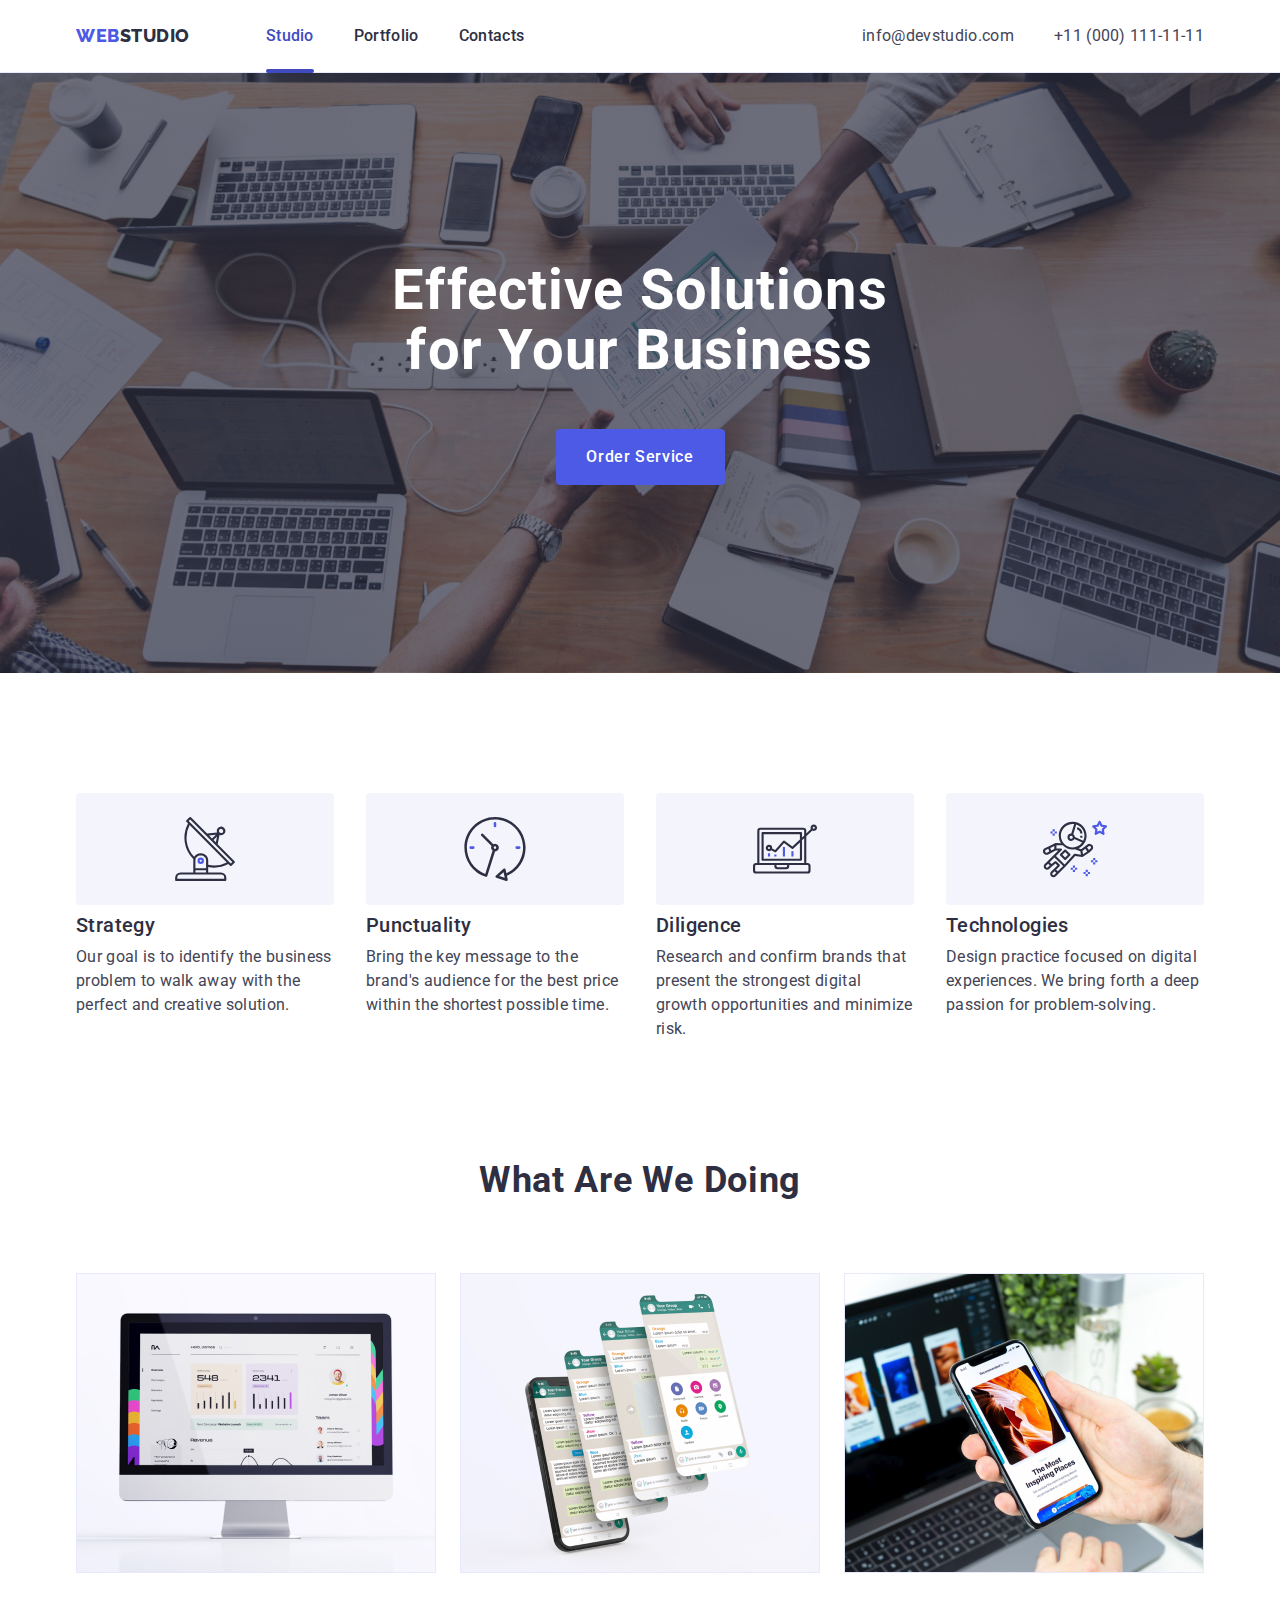
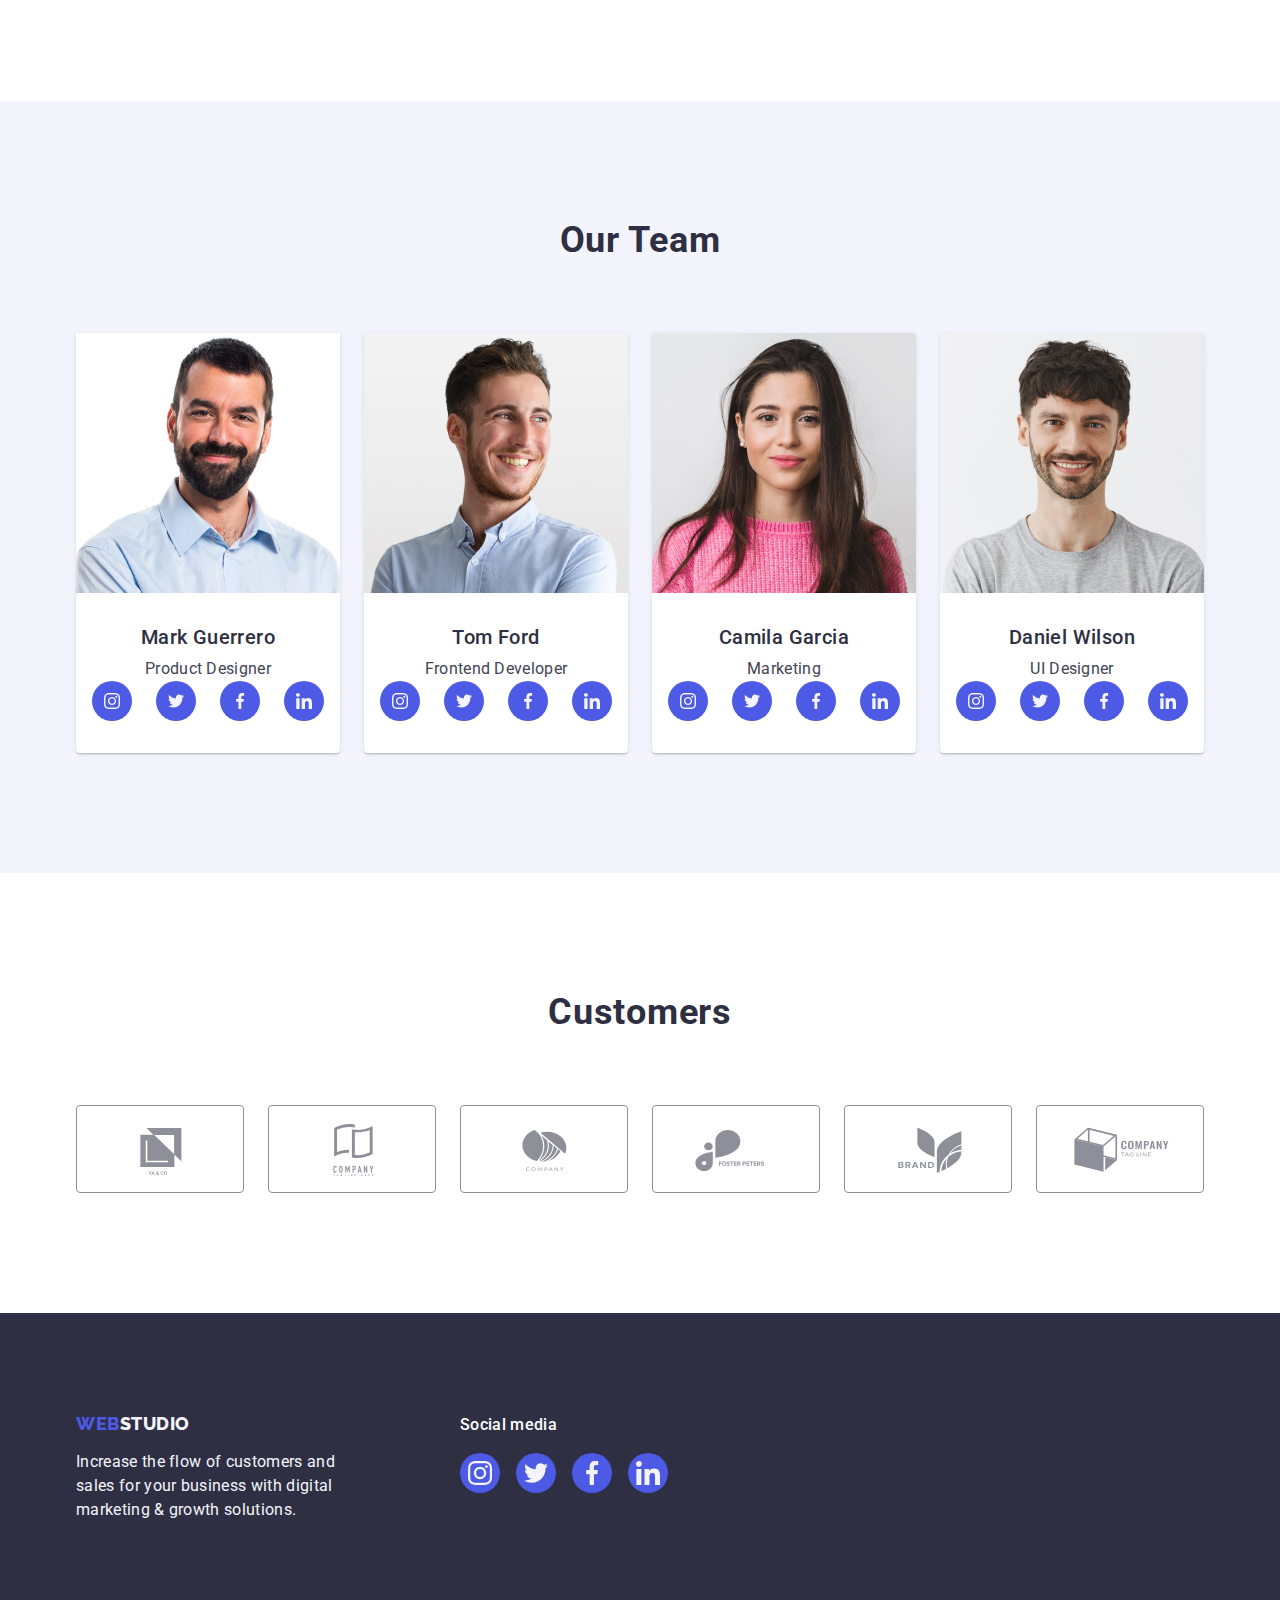
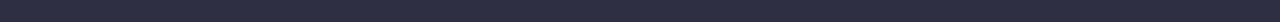
<file: index.html>
<!DOCTYPE html>
<html lang="en">
  <head>
    <meta charset="UTF-8" />
    <meta http-equiv="X-UA-Compatible" content="IE=edge" />
    <meta name="viewport" content="width=device-width, initial-scale=1.0" />
    <title>Document</title>
    <link rel="preconnect" href="https://fonts.googleapis.com" />
    <link rel="preconnect" href="https://fonts.gstatic.com" crossorigin />
    <link
      href="https://fonts.googleapis.com/css2?family=Raleway:wght@800&family=Roboto:wght@400;500;700;900&display=swap"
      rel="stylesheet"
    />
    <link rel="stylesheet" href="./css/modern-normalize.min.css" />
    <link rel="stylesheet" href="./css/style.css" />
  </head>
  <body>
    <header class="header">
      <div class="header-div container div-nav-address">
        <nav class="header-nav">
          <a href="./index.html" class="logo link"
            >Web<span class="highlight">Studio</span></a
          >
          <ul class="list main-menu">
            <li>
              <a class="current-link menu-padding" href="./index.html"
                >Studio</a
              >
            </li>
            <li>
              <a class="link menu-padding" href="./portfolio.html">Portfolio</a>
            </li>
            <li>
              <a class="link menu-padding" href="./Contacts.html">Contacts</a>
            </li>
          </ul>
        </nav>
        <address class="address">
          <ul class="list list-flex-gap">
            <li>
              <a class="link-address" href="mailto:info@devstudio.com"
                >info@devstudio.com</a
              >
            </li>
            <li>
              <a class="link-address" href="tel:+110001111111"
                >+11 (000) 111-11-11</a
              >
            </li>
          </ul>
        </address>
      </div>
    </header>

    <main>
      <section class="main-index-section-first">
        <div class="container">
          <h1 class="index-section-first-header">
            Effective Solutions for Your Business
          </h1>
          <button type="button" class="button-order-service" data-modal-open>
            Order Service
          </button>
        </div>
      </section>
      <section class="section-two-padding">
        <div class="container">
          <h2 class="heading-values visually-hidden">Values</h2>
          <ul class="list list-s-two-flex-gap values">
            <li class="punkt-listy">
              <div class="icon-wrapper">
                <svg width="64" height="64">
                  <use href="./images/icons.svg#icon-antenna"></use>
                </svg>
              </div>
              <h3 class="heading-values h-three-list-margin">Strategy</h3>
              <p class="body">
                Our goal is to identify the business problem to walk away with
                the perfect and creative solution.
              </p>
            </li>
            <li class="punkt-listy">
              <div class="icon-wrapper">
                <svg width="64" height="64">
                  <use href="./images/icons.svg#icon-clock"></use>
                </svg>
              </div>
              <h3 class="heading-values h-three-list-margin">Punctuality</h3>
              <p class="body">
                Bring the key message to the brand's audience for the best price
                within the shortest possible time.
              </p>
            </li>
            <li class="punkt-listy">
              <div class="icon-wrapper">
                <svg width="64" height="64">
                  <use href="./images/icons.svg#icon-diagram"></use>
                </svg>
              </div>
              <h3 class="heading-values h-three-list-margin">Diligence</h3>
              <p class="body">
                Research and confirm brands that present the strongest digital
                growth opportunities and minimize risk.
              </p>
            </li>
            <li class="punkt-listy">
              <div class="icon-wrapper">
                <svg width="64" height="64">
                  <use href="./images/icons.svg#icon-astronaut"></use>
                </svg>
              </div>
              <h3 class="heading-values h-three-list-margin">Technologies</h3>
              <p class="body">
                Design practice focused on digital experiences. We bring forth a
                deep passion for problem-solving.
              </p>
            </li>
          </ul>
        </div>
      </section>
      <section class="sthree-padding">
        <div class="container">
          <h2 class="header-section-three-index sthree-htwo-margin">
            What are we doing
          </h2>
          <ul class="list list-s-two-flex-gap">
            <li class="punkt-listy-trzy h-three-list-margin">
              <img
                src="./images/img1.jpg"
                alt="Designing a web
            page"
                width="360"
                height="300"
              />
            </li>
            <li class="punkt-listy-trzy h-three-list-margin">
              <img
                src="./images/img2.jpg"
                alt="Designing mobile
            responsive layouts"
                width="360"
                height="300"
              />
            </li>
            <li class="punkt-listy-trzy h-three-list-margin">
              <img
                src="./images/img3.jpg"
                alt="Optimizing mobile
            layouts for conversion"
                width="360"
                height="300"
              />
            </li>
          </ul>
        </div>
      </section>
      <section class="section-four-background sfour-padding">
        <div class="container">
          <h2 class="header-section-four-index sthree-htwo-margin">Our Team</h2>
          <ul class="list list-s-two-flex-gap">
            <li
              class="section-four-background-fff punkt-listydwa img-team-shadow"
            >
              <img
                src="./images/team1.jpg"
                alt="Photo of Mark"
                width="264"
                height="260"
                class="specialist-item"
              />
              <div class="pracownik">
                <h3 class="heading-values pracownik-h-trzy">Mark Guerrero</h3>
                <p class="body pracownik-p">Product Designer</p>
                <ul class="social-svg">
                  <li class="pxtest">
                    <a class="a-social" href="">
                      <svg class="svg" width="16" height="16">
                        <use href="./images/icons.svg#icon-instagram"></use>
                      </svg>
                    </a>
                  </li>
                  <li class="pxtest">
                    <a class="a-social" href="">
                      <svg class="svg" width="16" height="16">
                        <use href="./images/icons.svg#icon-twitter"></use>
                      </svg>
                    </a>
                  </li>
                  <li class="pxtest">
                    <a class="a-social" href="">
                      <svg class="svg" width="16" height="16">
                        <use href="./images/icons.svg#icon-facebook"></use>
                      </svg>
                    </a>
                  </li>
                  <li class="pxtest">
                    <a class="a-social" href="">
                      <svg class="svg" width="16" height="16">
                        <use href="./images/icons.svg#icon-linkedin"></use>
                      </svg>
                    </a>
                  </li>
                </ul>
              </div>
            </li>
            <li
              class="section-four-background-fff punkt-listydwa img-team-shadow"
            >
              <img
                src="./images/team2.jpg"
                alt="Photo of Tom"
                width="264"
                height="260"
                class="specialist-item"
              />
              <div class="pracownik">
                <h3 class="heading-values pracownik-h-trzy">Tom Ford</h3>
                <p class="body pracownik-p">Frontend Developer</p>
                <ul class="social-svg">
                  <li>
                    <a class="a-social" href="">
                      <svg class="svg" width="16" height="16">
                        <use href="./images/icons.svg#icon-instagram"></use>
                      </svg>
                    </a>
                  </li>
                  <li>
                    <a class="a-social" href="">
                      <svg class="svg" width="16" height="16">
                        <use href="./images/icons.svg#icon-twitter"></use>
                      </svg>
                    </a>
                  </li>
                  <li>
                    <a class="a-social" href="">
                      <svg class="svg" width="16" height="16">
                        <use href="./images/icons.svg#icon-facebook"></use>
                      </svg>
                    </a>
                  </li>
                  <li>
                    <a class="a-social" href="">
                      <svg class="svg" width="16" height="16">
                        <use href="./images/icons.svg#icon-linkedin"></use>
                      </svg>
                    </a>
                  </li>
                </ul>
              </div>
            </li>
            <li
              class="section-four-background-fff punkt-listydwa img-team-shadow"
            >
              <img
                src="./images/team3.jpg"
                alt="Photo of Camila"
                width="264"
                height="260"
                class="specialist-item"
              />
              <div class="pracownik">
                <h3 class="heading-values pracownik-h-trzy">Camila Garcia</h3>
                <p class="body pracownik-p">Marketing</p>
                <ul class="social-svg">
                  <li>
                    <a class="a-social" href="">
                      <svg class="svg" width="16" height="16">
                        <use href="./images/icons.svg#icon-instagram"></use>
                      </svg>
                    </a>
                  </li>
                  <li>
                    <a class="a-social" href="">
                      <svg class="svg" width="16" height="16">
                        <use href="./images/icons.svg#icon-twitter"></use>
                      </svg>
                    </a>
                  </li>
                  <li>
                    <a class="a-social" href="">
                      <svg class="svg" width="16" height="16">
                        <use href="./images/icons.svg#icon-facebook"></use>
                      </svg>
                    </a>
                  </li>
                  <li>
                    <a class="a-social" href="">
                      <svg class="svg" width="16" height="16">
                        <use href="./images/icons.svg#icon-linkedin"></use>
                      </svg>
                    </a>
                  </li>
                </ul>
              </div>
            </li>
            <li
              class="section-four-background-fff punkt-listydwa img-team-shadow"
            >
              <img
                src="./images/team4.jpg"
                alt="Photo of Daniel"
                width="264"
                height="260"
                class="specialist-item"
              />
              <div class="pracownik">
                <h3 class="heading-values pracownik-h-trzy">Daniel Wilson</h3>
                <p class="body pracownik-p">UI Designer</p>
                <ul class="social-svg">
                  <li>
                    <a class="a-social" href="">
                      <svg class="svg" width="16" height="16">
                        <use href="./images/icons.svg#icon-instagram"></use>
                      </svg>
                    </a>
                  </li>
                  <li>
                    <a class="a-social" href="">
                      <svg class="svg" width="16" height="16">
                        <use href="./images/icons.svg#icon-twitter"></use>
                      </svg>
                    </a>
                  </li>
                  <li>
                    <a class="a-social" href="">
                      <svg class="svg" width="16" height="16">
                        <use href="./images/icons.svg#icon-facebook"></use>
                      </svg>
                    </a>
                  </li>
                  <li>
                    <a class="a-social" href="">
                      <svg class="svg" width="16" height="16">
                        <use href="./images/icons.svg#icon-linkedin"></use>
                      </svg>
                    </a>
                  </li>
                </ul>
              </div>
            </li>
          </ul>
        </div>
      </section>
      <section class="section-five">
        <div class="container">
          <h2
            class="customers-title header-section-four-index sthree-htwo-margin"
          >
            Customers
          </h2>
          <ul class="customers-list list">
            <li class="customer-logo-list">
              <a href="/" class="customer-logo">
                <svg width="104" height="56" class="svg-customer-logo">
                  <use href="./images/icons.svg#icon-logo1"></use>
                </svg>
              </a>
            </li>
            <li class="customer-logo-list">
              <a href="" class="customer-logo">
                <svg width="104" height="56" class="svg-customer-logo">
                  <use href="./images/icons.svg#icon-logo2"></use>
                </svg>
              </a>
            </li>
            <li class="customer-logo-list">
              <a href="" class="customer-logo">
                <svg width="104" height="56" class="svg-customer-logo">
                  <use href="./images/icons.svg#icon-logo3"></use>
                </svg>
              </a>
            </li>
            <li class="customer-logo-list">
              <a href="" class="customer-logo">
                <svg width="104" height="56" class="svg-customer-logo">
                  <use href="./images/icons.svg#icon-logo4"></use>
                </svg>
              </a>
            </li>
            <li class="customer-logo-list">
              <a href="" class="customer-logo">
                <svg width="104" height="56" class="svg-customer-logo">
                  <use href="./images/icons.svg#icon-logo5"></use>
                </svg>
              </a>
            </li>
            <li class="customer-logo-list">
              <a href="" class="customer-logo">
                <svg width="104" height="56" class="svg-customer-logo">
                  <use href="./images/icons.svg#icon-logo6"></use>
                </svg>
              </a>
            </li>
          </ul>
        </div>
      </section>
    </main>
    <footer class="footer-portfolio">
      <div class="container div-foot-whole">
        <div class="footer-logop-div">
          <a class="logo link footer-link" href="./index.html"
            >Web<span class="highlight-footer">Studio</span></a
          >
          <p class="footer-p">
            Increase the flow of customers and sales for your business with
            digital marketing & growth solutions.
          </p>
        </div>

        <div>
          <p class="footer-social-p">Social media</p>
          <ul class="footer-social-ul">
            <li class="footer-social-li">
              <a href="/" class="footer-social-link">
                <svg class="footer-social-svg" width="24" height="24">
                  <use href="./images/icons.svg#icon-instagram" class=""></use>
                </svg>
              </a>
            </li>
            <li class="footer-social-li">
              <a href="/" class="footer-social-link">
                <svg class="footer-social-svg" width="24" height="24">
                  <use href="./images/icons.svg#icon-twitter" class=""></use>
                </svg>
              </a>
            </li>
            <li class="footer-social-li">
              <a href="/" class="footer-social-link">
                <svg class="footer-social-svg" width="24" height="24">
                  <use href="./images/icons.svg#icon-facebook" class=""></use>
                </svg>
              </a>
            </li>
            <li class="footer-social-li">
              <a href="/" class="footer-social-link">
                <svg class="footer-social-svg" width="24" height="24">
                  <use href="./images/icons.svg#icon-linkedin" class=""></use>
                </svg>
              </a>
            </li>
          </ul>
        </div>
      </div>
    </footer>
    <div class="okno-modalne is-hidden" data-modal>
      <div class="okno-modalne-widzialne">
        <button
          type="button"
          class="button-modal svg-button-modal-close"
          data-modal-close>
          <svg class="svg-modal-transition" width="8" height="8">
            <use href="./images/icons.svg#icon-modal-button-close"></use>
          </svg>
        </button>
      </div>
    </div>
    <script src="./js/modal.js"></script>
  </body>
</html>
</file>
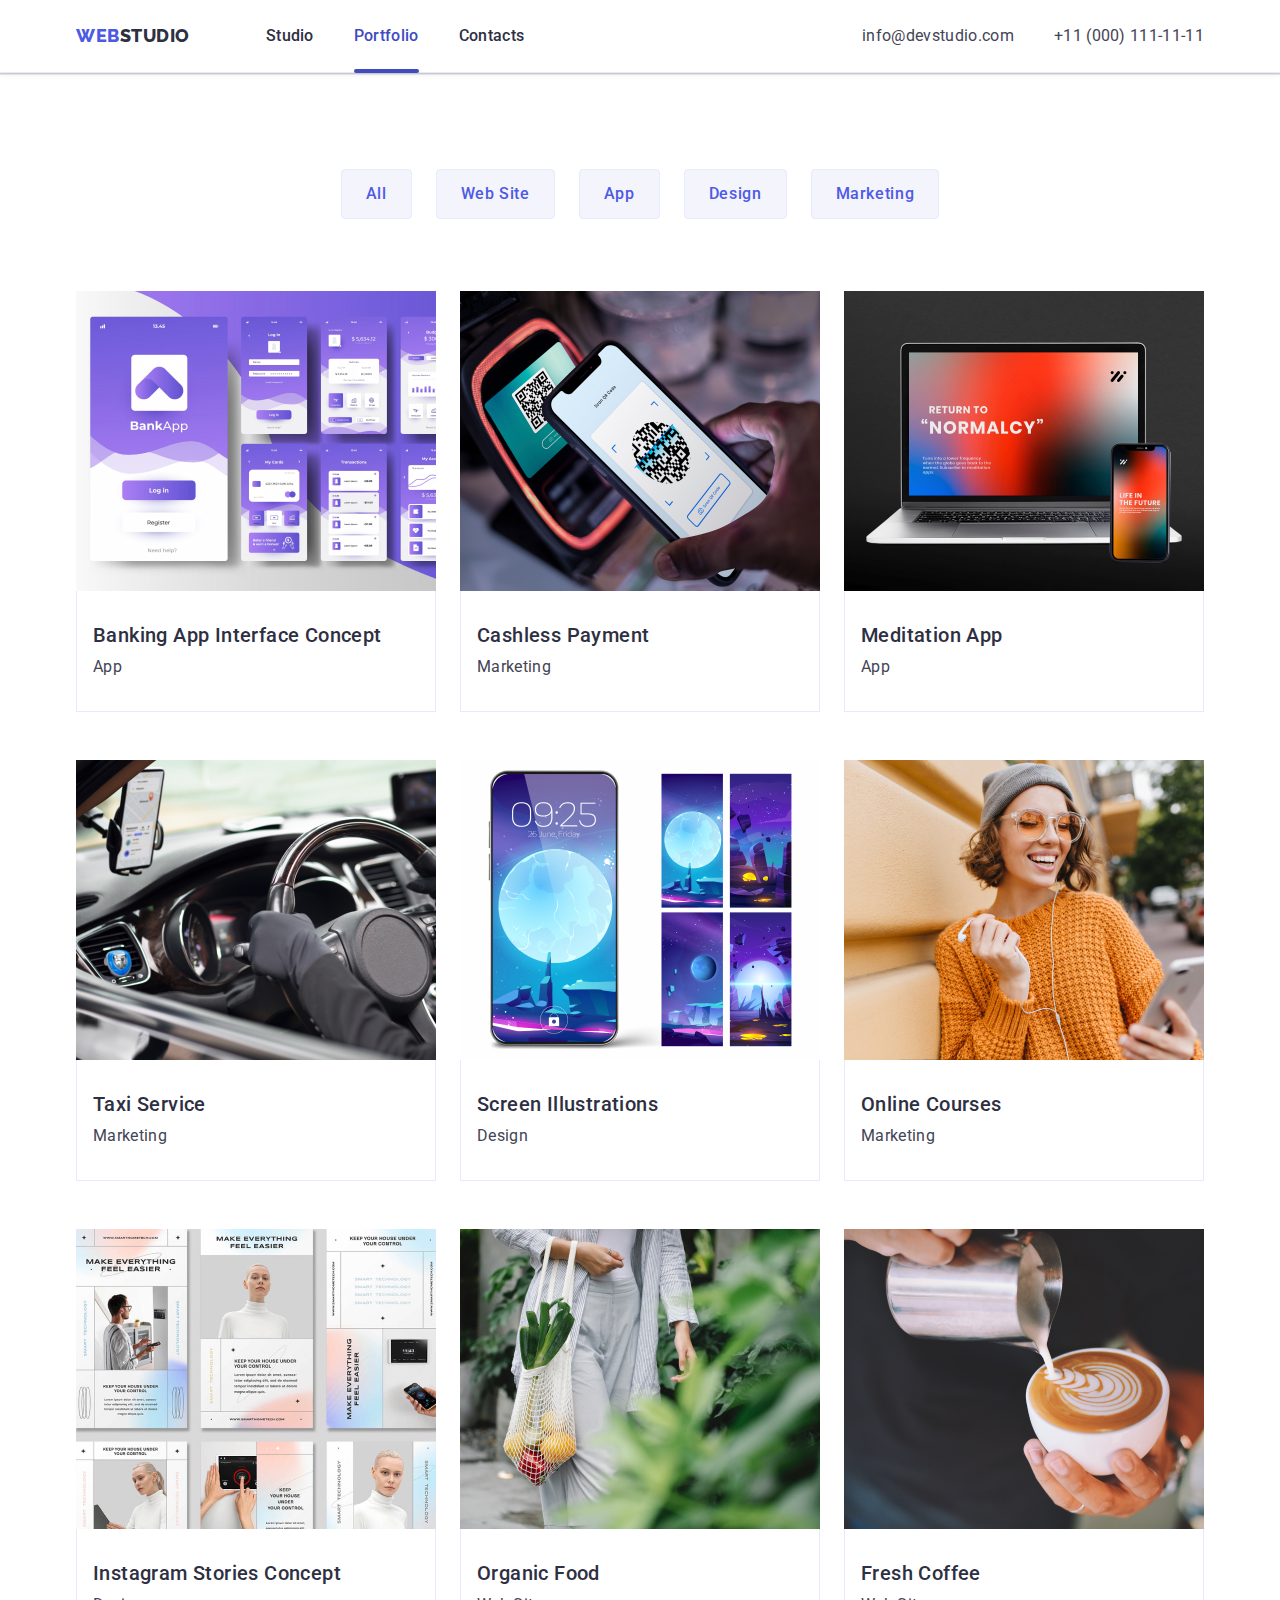
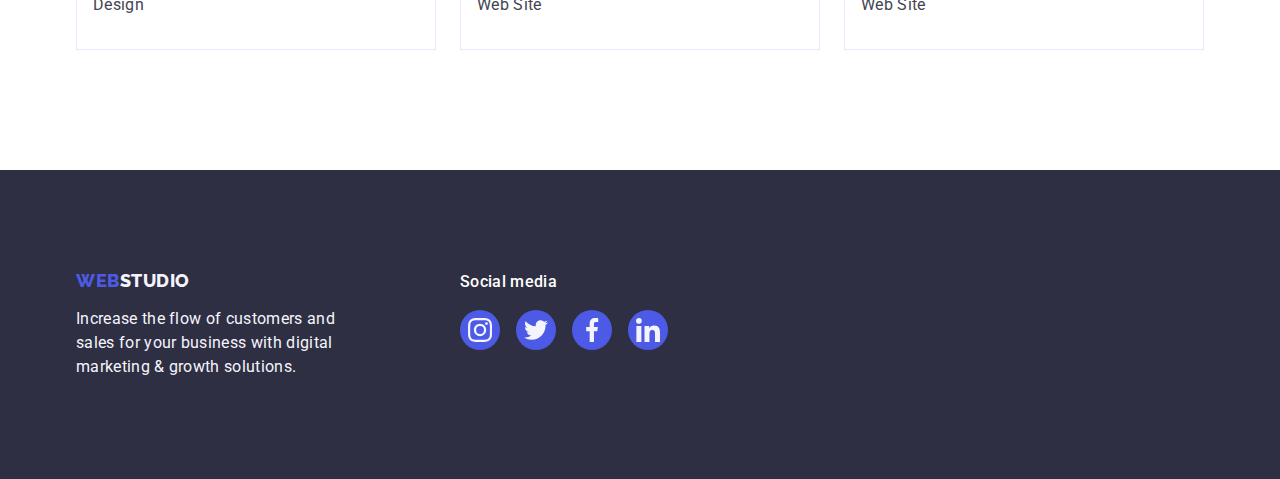
<file: portfolio.html>
<!DOCTYPE html>
<html lang="en">
  <head>
    <meta charset="UTF-8" />
    <meta http-equiv="X-UA-Compatible" content="IE=edge" />
    <meta name="viewport" content="width=device-width, initial-scale=1.0" />
    <title>Document</title>
    <link rel="preconnect" href="https://fonts.googleapis.com" />
    <link rel="preconnect" href="https://fonts.gstatic.com" crossorigin />
    <link
      href="https://fonts.googleapis.com/css2?family=Raleway:wght@800&family=Roboto:wght@400;500;700;900&display=swap"
      rel="stylesheet"
    />
    <link rel="stylesheet" href="./css/modern-normalize.min.css" />
    <link rel="stylesheet" href="./css/style.css" />
  </head>
  <body>
    <header class="header">
      <div class="header-div container div-nav-address">
        <nav class="header-nav">
          <a href="./index.html" class="logo link"
            >Web<span class="highlight">Studio</span></a
          >
          <ul class="list main-menu">
            <li>
              <a class="link menu-padding" href="./index.html"
                >Studio</a
              >
            </li>
            <li>
              <a class="current-link menu-padding" href="./portfolio.html">Portfolio</a>
            </li>
            <li>
              <a class="link menu-padding" href="./Contacts.html">Contacts</a>
            </li>
          </ul>
        </nav>
        <address class="address">
          <ul class="list list-flex-gap">
            <li>
              <a class="link-address" href="mailto:info@devstudio.com"
                >info@devstudio.com</a
              >
            </li>
            <li>
              <a class="link-address" href="tel:+110001111111"
                >+11 (000) 111-11-11</a
              >
            </li>
          </ul>
        </address>
      </div>
    </header>

    <main>
      <section class="portfolio-section">
        <div class="container">
          <h1 class="h1-s1 visually-hidden">My Portfolio</h1>
          <ul class="list portfolio-list">
            <li><button type="button" class="portfoliobutton button-all">All</button></li>
            <li>
              <button type="button" class="portfoliobutton button-all">Web Site</button>
            </li>
            <li><button type="button" class="portfoliobutton button-all">App</button></li>
            <li>
              <button type="button" class="portfoliobutton button-all">Design</button>
            </li>
            <li>
              <button type="button" class="portfoliobutton button-all">Marketing</button>
            </li>
          </ul>

          <ul class="list portfolio-list-main">
            <li class="portfolio-list-elements">
              <a class="link link-block link-transition" href="">
                <div class="overlay-box">
                  <img
                  class="image"
                  src="./images/portfolio11.jpg"
                  alt="Zdjecie kategorii"
                  width="360"
                  height="360"
                  />
                  <p class="overlay-text">
                    14 Stylish and User-Friendly App Design Concepts · Task Manager App · Calorie Tracker App · Exotic Fruit Ecommerce App · Cloud Storage App
                  </p>
                </div>
                <div class="portfolio-list-elements-div">
                  <h2 class="header-list">Banking App Interface Concept</h2>
                  <p class="portfolio-p">App</p>
                </div>
              </a>
            </li>

            <li class="portfolio-list-elements">
              <a class="link link-block link-transition" href="">
                <div class="overlay-box">
                <img
                  class="image"
                  src="./images/portfolio2.jpg"
                  alt="Zdjecie kategorii"
                  width="360"
                  height="360"
                />
                <p class="overlay-text">
                  14 Stylish and User-Friendly App Design Concepts · Task Manager App · Calorie Tracker App · Exotic Fruit Ecommerce App · Cloud Storage App
                </p>
              </div>
                <div class="portfolio-list-elements-div">
                  <h2 class="header-list">Cashless Payment</h2>
                  <p class="portfolio-p">Marketing</p>
                </div></a
              >
            </li>

            <li class="portfolio-list-elements">
              <a class="link link-block link-transition" href="">
                <div class="overlay-box">
                <img
                  class="image"
                  src="./images/portfolio3.jpg"
                  alt="Zdjecie kategorii"
                  width="360"
                  height="360"
                />
                <p class="overlay-text">
                  14 Stylish and User-Friendly App Design Concepts · Task Manager App · Calorie Tracker App · Exotic Fruit Ecommerce App · Cloud Storage App
                </p>
              </div>
                <div class="portfolio-list-elements-div">
                  <h2 class="header-list">Meditation App</h2>
                  <p class="portfolio-p">App</p>
                </div></a
              >
            </li>

            <li class="portfolio-list-elements">
              <a class="link link-block link-transition" href="">
                <div class="overlay-box">
                <img
                  class="image"
                  src="./images/portfolio4.jpg"
                  alt="Zdjecie kategorii"
                  width="360"
                  height="360"
                />
                <p class="overlay-text">
                  14 Stylish and User-Friendly App Design Concepts · Task Manager App · Calorie Tracker App · Exotic Fruit Ecommerce App · Cloud Storage App
                </p>
              </div>
                <div class="portfolio-list-elements-div">
                  <h2 class="header-list">Taxi Service</h2>
                  <p class="portfolio-p">Marketing</p>
                </div></a
              >
            </li>

            <li class="portfolio-list-elements">
              <a class="link link-block link-transition" href="">
                <div class="overlay-box">
                <img
                  class="image"
                  src="./images/portfolio5.jpg"
                  alt="Zdjecie kategorii"
                  width="360"
                  height="360"
                />
                <p class="overlay-text">
                  14 Stylish and User-Friendly App Design Concepts · Task Manager App · Calorie Tracker App · Exotic Fruit Ecommerce App · Cloud Storage App
                </p>
              </div>
                <div class="portfolio-list-elements-div">
                  <h2 class="header-list">Screen Illustrations</h2>
                  <p class="portfolio-p">Design</p>
                </div></a
              >
            </li>

            <li class="portfolio-list-elements">
              <a class="link link-block link-transition" href="">
                <div class="overlay-box">
                <img
                  class="image"
                  src="./images/portfolio6.jpg"
                  alt="Zdjecie kategorii"
                  width="360"
                  height="360"
                />
                <p class="overlay-text">
                  14 Stylish and User-Friendly App Design Concepts · Task Manager App · Calorie Tracker App · Exotic Fruit Ecommerce App · Cloud Storage App
                </p>
              </div>
                <div class="portfolio-list-elements-div">
                  <h2 class="header-list">Online Courses</h2>
                  <p class="portfolio-p">Marketing</p>
                </div></a
              >
            </li>

            <li class="portfolio-list-elements">
              <a class="link link-block link-transition" href="">
                <div class="overlay-box">
                <img
                  class="image"
                  src="./images/portfolio7.jpg"
                  alt="Zdjecie kategorii"
                  width="360"
                  height="360"
                />
                <p class="overlay-text">
                  14 Stylish and User-Friendly App Design Concepts · Task Manager App · Calorie Tracker App · Exotic Fruit Ecommerce App · Cloud Storage App
                </p>
              </div>
                <div class="portfolio-list-elements-div">
                  <h2 class="header-list">Instagram Stories Concept</h2>
                  <p class="portfolio-p">Design</p>
                </div></a
              >
            </li>

            <li class="portfolio-list-elements">
              <a class="link link-block link-transition" href="">
                <div class="overlay-box">
                <img
                  class="image"
                  src="./images/portfolio8.jpg"
                  alt="Zdjecie kategorii"
                  width="360"
                  height="360"
                />
                <p class="overlay-text">
                  14 Stylish and User-Friendly App Design Concepts · Task Manager App · Calorie Tracker App · Exotic Fruit Ecommerce App · Cloud Storage App
                </p>
              </div>
                <div class="portfolio-list-elements-div">
                  <h2 class="header-list">Organic Food</h2>
                  <p class="portfolio-p">Web Site</p>
                </div></a
              >
            </li>

            <li class="portfolio-list-elements">
              <a class="link link-block link-transition" href="">
                <div class="overlay-box">
                <img
                  class="image"
                  src="./images/portfolio9.jpg"
                  alt="Zdjecie kategorii"
                  width="360"
                  height="360"
                />
                <p class="overlay-text">
                  14 Stylish and User-Friendly App Design Concepts · Task Manager App · Calorie Tracker App · Exotic Fruit Ecommerce App · Cloud Storage App
                </p>
              </div>
                <div class="portfolio-list-elements-div">
                  <h2 class="header-list">Fresh Coffee</h2>
                  <p class="portfolio-p">Web Site</p>
                </div>
              </a>
            </li>
          </ul>
        </div>
      </section>
    </main>
    <footer class="footer-portfolio">
      <div class="container div-foot-whole">
        <div class="footer-logop-div">
        <a class="logo link footer-link" href="./index.html"
          >Web<span class="highlight-footer">Studio</span></a
        >
        <p class="footer-p">
          Increase the flow of customers and sales for your business with
          digital marketing & growth solutions.
        </p>
        </div>
      
      <div>
        <p class="footer-social-p">Social media</p>
          <ul class="footer-social-ul">
            <li class="footer-social-li"> 
              <a href="/" class="footer-social-link">
                <svg class="footer-social-svg" width="24" height="24">
                    <use href="./images/icons.svg#icon-instagram" class=""></use>
                </svg>
              </a> 
            </li>
            <li class="footer-social-li">
              <a href="/" class="footer-social-link">
                <svg class="footer-social-svg" width="24" height="24">
                  <use href="./images/icons.svg#icon-twitter" class=""></use>
                </svg>
              </a>
            </li>
            <li class="footer-social-li">
              <a href="/" class="footer-social-link">
                <svg class="footer-social-svg" width="24" height="24">
                  <use href="./images/icons.svg#icon-facebook" class=""></use>
                </svg>
              </a>
            </li>
            <li class="footer-social-li">
              <a href="/" class="footer-social-link">
                <svg class="footer-social-svg" width="24" height="24">
                 <use href="./images/icons.svg#icon-linkedin" class=""></use>
                </svg>
              </a>
            </li>
          </ul>
      </div>
   </div>
    </footer>
  </body>
</html>
</file>
<file: css/style.css>
* {
  margin: 0;
  padding: 0;
}

:root {
  --first-color-text: #434455;
  --second-color-text: #4d5ae5;
  --color-white: white;
  --iris: #4d5ae5;
  --ocean: #404bbf;
  --logo-studio: #2e2f42;
  --background-color1: #2e2f42;
  --background-color2: #f4f4fd;
  --bg-color: #ffffff;
  --border-bottom-color: #e7e9fc;
  --customer-logo: #8e8f99;
}
body {
  font-family: "Roboto", sans-serif;
  color: var(--first-color-text);
  /* Body */

  font-size: 16px;
  font-style: normal;
  font-weight: 400;
  line-height: 24px; /* 150% */
  letter-spacing: 0.32px;
  background-color: var(--color-white);
}

img { display: block; max-width: 100%; height: auto; }
button { cursor: pointer; border: none; border-radius: 4px; }
ul, ol { list-style: none; margin: 0; padding-left: 0; }

.header {
  background-color: var(--color-white);
  border-bottom: 1px solid var(--border-bottom-color);
  margin: 0 auto;
  box-shadow: 0px 2px 1px rgba(46, 47, 66, 0.08),
    0px 1px 1px rgba(46, 47, 66, 0.16), 0px 1px 6px rgba(46, 47, 66, 0.08);
}

.header-div {
  display: flex;
  justify-content: space-between;
}

h1 {
  margin: 0 auto;
  padding-bottom: 48px;
}
.div-nav-address {
  display: flex;
}
.address {
  font-style: normal;
  font-weight: 400;
  padding: 24px 0;
}

.link-address {
  color: var(--first-color-text);
  font-weight: 400;
  font-size: 16px;
  line-height: 1.5;
  letter-spacing: 0.02em;
  text-decoration: none;
  transition: color 250ms cubic-bezier(0.4, 0, 0.2, 1);
}

img {
  display: block;
}

.container {
  width: 1158px;
  margin: 0 auto;
  padding: 0 15px;
}

.header-nav {
  display: flex;
  align-items: center;
}

.list {
  list-style: none;
}

.list-flex-gap {
  display: flex;
  gap: 40px;
}

.list-s-two-flex-gap {
  display: flex;
  gap: 24px;
}

.punkt-listy {
  width: calc((100% - 72px) / 4);
}

.punkt-listydwa {
  width: calc((100% - 72px) / 4);
  border-radius: 0px 0px 4px 4px;
}

.punkt-listy-sieci {

}

.svg-sekcja-czwarta {

}

.punkt-listy-trzy {
  width: calc((100% - 48px) / 3);
}

.h-three-list-margin {
  margin-bottom: 8px;
}

.sthree-padding {
  padding-bottom: 120px;
}

.sthree-htwo-margin {
  margin-bottom: 72px;
}

.main-menu {
  display: flex;
  gap: 40px;
}
.menu-padding {
  display: inline-block;
  padding: 24px 0;
}

a {
  text-decoration: none;
}
button {
  color: var(--color-white);
  background-color: var(--iris);
}
.button-order-service {
  font-family: "Roboto", sans-serif;
  font-weight: 500;
  font-size: 16px;
  line-height: 1.5;
  letter-spacing: 0.04em;
  color: var(--color-white);
  cursor: pointer;
  display: block;
  min-width: 169px;
  height: 56px;
  border: none;
  background-color: var(--second-color-text);
  border-radius: 4px;
  margin: 0 auto;
  transition: background-color 250ms cubic-bezier(0.4, 0, 0.2, 1);
}

.button-order-service:active {
  background-color: var(--ocean);
}

.button-order-service:focus {
  background-color: var(--ocean);
}

a:hover {
  color: var(--ocean);
}
a:active {
  color: var(--ocean);
}
a:focus {
  color: var(--ocean);
}
button:hover {
  color: var(--color-white);
  background-color: var(--ocean);
}
.link {
  text-decoration: none;
  font-weight: 500;
  color: var(--logo-studio);
}

.pxtest {}

.link-block {
  display: block;
}



.link-block:hover {
  box-shadow: 0px 1px 6px rgba(46, 47, 66, 0.08), 0px 1px 1px rgba(46, 47, 66, 0.16), 0px 2px 1px rgba(46, 47, 66, 0.08);
}
.link-block:focus {
  box-shadow: 0px 1px 6px rgba(46, 47, 66, 0.08), 0px 1px 1px rgba(46, 47, 66, 0.16), 0px 2px 1px rgba(46, 47, 66, 0.08);
}

.footer-link {
  display: inline-block;
  margin-bottom: 16px;
  transition: background-color 250ms cubic-bezier(0.4, 0, 0.2, 1);
}

.nav-link {
  font-weight: 500;
  font-size: 16px;
  line-height: 1.5;
  letter-spacing: 0.02em;
  color: var(--logo-studio);
}
.highlight {
  color: var(--logo-studio);
}
.highlight-footer {
  color: var(--background-color2);
}
.logo {
  margin-right: 76px;
  font-family: "Raleway", sans-serif;
  font-size: 18px;
  text-decoration: none;
  text-transform: uppercase;
  font-weight: 800;
  line-height: 1.17;
  letter-spacing: 0.03em;
  color: var(--second-color-text);
}

.logo-span {
  color: var(--logo-studio);
}
.main-index-section-first {
  background-image: linear-gradient(
      rgba(46, 47, 66, 0.7),
      rgba(46, 47, 66, 0.7)
    ),
    url(../images/people-office.jpg);
  padding: 188px 0;
  margin: auto;
  max-width: 1440px;
  background-repeat: no-repeat;
  background-position: center;
  background-size: cover;
}
.index-section-first-header {
  max-width: 496px;
  font-size: 56px;
  line-height: 1.07;
  text-align: center;
  letter-spacing: 0.02em;
  color: var(--color-white);
}

.heading-values {
  font-weight: 500;
  font-size: 20px;
  line-height: 1.2;
  letter-spacing: 0.02em;
  color: var(--logo-studio);
}

.section-two-padding {
  padding: 120px 0;
}
.header-section-three-index {
  font-size: 36px;
  line-height: 1.11;
  text-align: center;
  letter-spacing: 0.02em;
  text-transform: capitalize;
  color: var(--background-color1);
}

.header-list {
  font-weight: 500;
  font-size: 20px;
  line-height: 1.2;
  letter-spacing: 0.02em;
  margin-bottom: 8px;
  color: var(--background-color1);
}

.sfour-padding {
  padding: 120px 0;
}
.section-four-background {
  background-color: var(--background-color2);
}

.list-section-four-background {
  background-color: var(--color-white);
}

.section-four-background-fff {
  background-color: var(--color-white);
}

.header-section-four-index {
  font-size: 36px;
  line-height: 1.11;
  text-align: center;
  letter-spacing: 0.02em;
  text-transform: capitalize;
  color: var(--background-color1);
}

.footer-index {
  background-color: var(--background-color1);
}

.div-foot-whole {
  display: flex; 
  align-items: baseline;
}
.footer-p {
  line-height: 1.5;
  color: var(--background-color2);
  letter-spacing: 0.02em;
  max-width: 264px;
}

.footer-portfolio {
  background-color: var(--background-color1);
  padding: 100px 0;
}

.footer-logop-div {
  margin-right: 120px;
}

.footer-social-p {
  font-weight: 500;
  font-size: 16px;
  line-height: 1.5;
  letter-spacing: 0.02em;
  color: var(--bg-color);
  margin-bottom: 16px;
}

.footer-social-ul {
  display: flex;
  gap: 16px;
}

.footer-social-li {
  height: 40px;
  width: 40px;
}

.footer-social-link {
  width: 100%;
  height: 100%;
  background-color: var(--iris);
  border-radius: 50%;
  display: flex; 
  align-items: center; 
  justify-content: center;
  transition: background-color 250ms cubic-bezier(0.4, 0, 0.2, 1);
}

.footer-social-link:hover {
  background-color: #31d0aa;
}
.footer-social-link:focus {
  background-color: #31d0aa;
}
.footer-social-svg {
  width: 24px;
  height: 24px;
  fill: #f4f4fd;
}

.specialist-item {
  background-color: var(--bg-color);
}

.image:hover {
  cursor: pointer;
}

.h1-s1 {
  max-width: 496px;
}

.visually-hidden {
  position: absolute;
  width: 1px;
  height: 1px;
  margin: -1px;
  border: 0;
  padding: 0;
  white-space: nowrap;
  clip-path: inset(100%);
  clip: rect(0 0 0 0);
  overflow: hidden;
}

.pracownik {
  padding: 32px 0px;
}

.pracownik-h-trzy {
  text-align: center;
  margin-bottom: 8px;
}

.pracownik-p {
  text-align: center;
}

.portfolio-section {
  padding-top: 96px;
  padding-bottom: 120px;
}

.portfolio-list {
  display: flex;
  justify-content: center;
  gap: 24px;
  margin-bottom: 72px;
}

.portfoliobutton {
  font-family: "Roboto", sans-serif;
  font-weight: 500;
  font-size: 16px;
  line-height: 1.5;
  letter-spacing: 0.04em;
  color: var(--second-color-text);
  background-color: var(--background-color2);
  cursor: pointer;
  padding: 12px 24px;
  border: 1px solid var(--border-bottom-color);
  border-radius: 4px;
  transition: color 250ms cubic-bezier(0.4, 0, 0.2, 1),
    background-color 250ms cubic-bezier(0.4, 0, 0.2, 1),
    border-color 250ms cubic-bezier(0.4, 0, 0.2, 1),
    box-shadow 250ms cubic-bezier(0.4, 0, 0.2, 1);
}

.button-all:hover {
  box-shadow: 0px 3px 1px rgba(0, 0, 0, 0.1), 0px 2px 1px rgba(0, 0, 0, 0.08), 0px 2px 2px rgba(0, 0, 0, 0.12);
}
.button-all:focus {
  box-shadow: 0px 3px 1px rgba(0, 0, 0, 0.1), 0px 2px 1px rgba(0, 0, 0, 0.08), 0px 2px 2px rgba(0, 0, 0, 0.12);;
}

.portfoliobutton:hover {
  color: var(--color-white);
  background-color: var(--ocean);
  border: 1px solid transparent;
}

.portfoliobutton:focus {
  color: var(--color-white);
  background-color: var(--ocean);
  border: 1px solid transparent;
}

.portfolio-p {
  font-size: 16px;
  font-weight: 400;
  line-height: 1.5;
  letter-spacing: 0.02em;
  color: var(--first-color-text);
}

.portfolio-list-main {
  display: flex;
  flex-wrap: wrap;
  column-gap: 24px;
  row-gap: 48px;
}

.portfolio-list-elements {
  width: calc((100% - 48px) / 3);
}

.portfolio-list-elements-div {
  padding: 32px 16px;
  border: 1px solid var(--border-bottom-color);
  border-top: none;
}

.values {
  display: flex;
  justify-content: space-between;
  gap: 24px;
}

.values > li {
  width: calc(25% - 24px);
}

.icon-wrapper {
  background-color: var(--background-color2);
  display: flex;
  align-items: center;
  justify-content: center;
  height: 112px;
  border-radius: 4px;
  margin-bottom: 8px;
}

.icon-wrapper > svg {
  display: block;
  width: 64;
  margin:auto;
}

.svg {
   fill: var(--background-color2);
  }

.img-team-shadow {
  box-shadow: 0px 1px 6px rgba(46, 47, 66, 0.08),
    0px 1px 1px rgba(46, 47, 66, 0.16), 0px 2px 1px rgba(46, 47, 66, 0.08);
}

.social-svg {
  display: flex;
  list-style-type: none;
  justify-content: center;
  align-items: center;
  gap: 24px;
}



.a-social {
  width: 100%;
  height: 100%;
  background-color: var(--second-color-text);
  border-radius: 50%;
  display: flex;
  align-items: center;
  justify-content: center; 
  width: 40px;
  height: 40px;
  transition: background-color 250ms cubic-bezier(0.4, 0, 0.2, 1);
}

.a-social:hover {
  background-color: #404bbf; 
}

.a-social:focus {
  background-color: #404bbf; 
}

.section-five {
  padding-top: 120px;
  padding-bottom: 120px;
}
.customers-title{
  font-size: 36px;
  line-height: 1.11;
  color:var(--background-color1);
  margin-bottom: 72px;
}

.customers-list{
  display: flex; gap: 24px;
}

.customer-logo-list {
  width: calc((100% - 120px) / 6);
  height: 88px;
}

.customer-logo {
  width: 100%;
  height: 100%;
  border: 1px solid #8e8f99;
  border-radius: 4px;
  display: flex;
  align-items: center;
  justify-content: center;
  color: var(--customer-logo);
  transition: border-color 250ms cubic-bezier(0.4, 0, 0.2, 1), color 250ms cubic-bezier(0.4, 0, 0.2, 1);
}

.customer-logo:hover {
  border-color: #404bbf;
  color: #404bbf;
}

.customer-logo:focus {
  border-color: #404bbf;
  color: #404bbf; 
}

.svg-customer-logo {
  fill: currentColor;
}

.customer-logo:hover{
  fill: currentColor;
}

.okno-modalne {
  position: fixed;
  top: 0;
  left: 0;
  width: 100%;
  height: 100%;
  background-color: rgba(46, 47, 66, 0.4);
  opacity: 1;
  display: flex;
  justify-content: center;
  align-items: center;
  transition: opacity 250ms cubic-bezier(0.4, 0, 0.2, 1),
  visibility 250ms cubic-bezier(0.4, 0, 0.2, 1);
  z-index: 1;
}

.is-hidden {
  opacity: 0;
  visibility: hidden;
  pointer-events: none;
}

.okno-modalne-widzialne {
  position: absolute;
  top: 50%;
  left: 50%;
  transform: translate(-50%, -50%) scale(1);
  width: 408px;
  min-height: 584px;
  background: #fcfcfc;
  border-radius: 4px;
  transition: transform 250ms cubic-bezier(0.4, 0, 0.2, 1);
  box-shadow: 0px 1px 1px rgba(0, 0, 0, 0.14), 0px 1px 3px rgba(0, 0, 0, 0.12),
    0px 2px 1px rgba(0, 0, 0, 0.2);
}

.button-modal {
  position: absolute;
  top: 24px;
  right: 24px;
  width: 24px;
  height: 24px;
  border-radius: 50%;
  display: flex;
  align-items: center;
  justify-content: center;
  background-color: #e7e9fc;
  border: 1px solid rgba(0, 0, 0, 0.1);
  padding: 0;
  cursor: pointer;
}

.button-modal:hover {
  fill: #ffffff;
  background-color: #404bbf;
  border: none;
}
.button-modal:focus {
  fill: #ffffff;
  background-color: #404bbf;
  border: none;
}
.svg-button-modal-close {
  transition: background-color 250ms cubic-bezier(0.4, 0, 0.2, 1),
    border 250ms cubic-bezier(0.4, 0, 0.2, 1);
}
.svg-button-modal-close:hover {
  transition: color #ffffff  0ms cubic-bezier(0.4, 0, 0.2, 1);
}
.svg-button-modal-close:active {
  transition: color #ffffff 0ms cubic-bezier(0.4, 0, 0.2, 1);
}
.svg-modal-transition {
  transition: fill 250ms cubic-bezier(0.4, 0, 0.2, 1);
}



.current-link {
  text-decoration: none;
  font-weight: 500;
  color: var(--ocean);
  position: relative;
  transition: color 250ms cubic-bezier(0.4, 0, 0.2, 1);
}

.current-link::after {
  position: absolute;
  display: inline-block;
  left: 0;
  bottom: -1px;
  background-color: var(--ocean);
  content: "";
  width: 100%;
  height: 4px;
  border-radius: 2px;
}

.overlay-box {
  position: relative;
  overflow: hidden;
}

.overlay-text {
  position: absolute; 
  top: 0;
  font-size: 16px;
  line-height: 1.5; 
  font-weight: 400;
  letter-spacing: 0.02em;
  color: var(--background-color2);
  padding: 40px 32px;
  background-color: #4d5ae5;
  height: 100%; 
  width: 100%;
  transform: translateY(100%);
  transition: transform 250ms cubic-bezier(0.4, 0, 0.2, 1);
}


.portfolio-list-elements:hover .overlay-text {
  transform: translateY(0%);
}

.portfolio-list-elements:focus .overlay-text {
  transform: translateY(0%);
}

.link-transition {
 transition: box-shadow 250ms cubic-bezier(0.4, 0, 0.2, 1);

}

.link-transition:hover .overlay-text {
  transform: translateY(0%);
}

.link-transition:focus .overlay-text {
  transform: translateY(0%);
}
</file>
